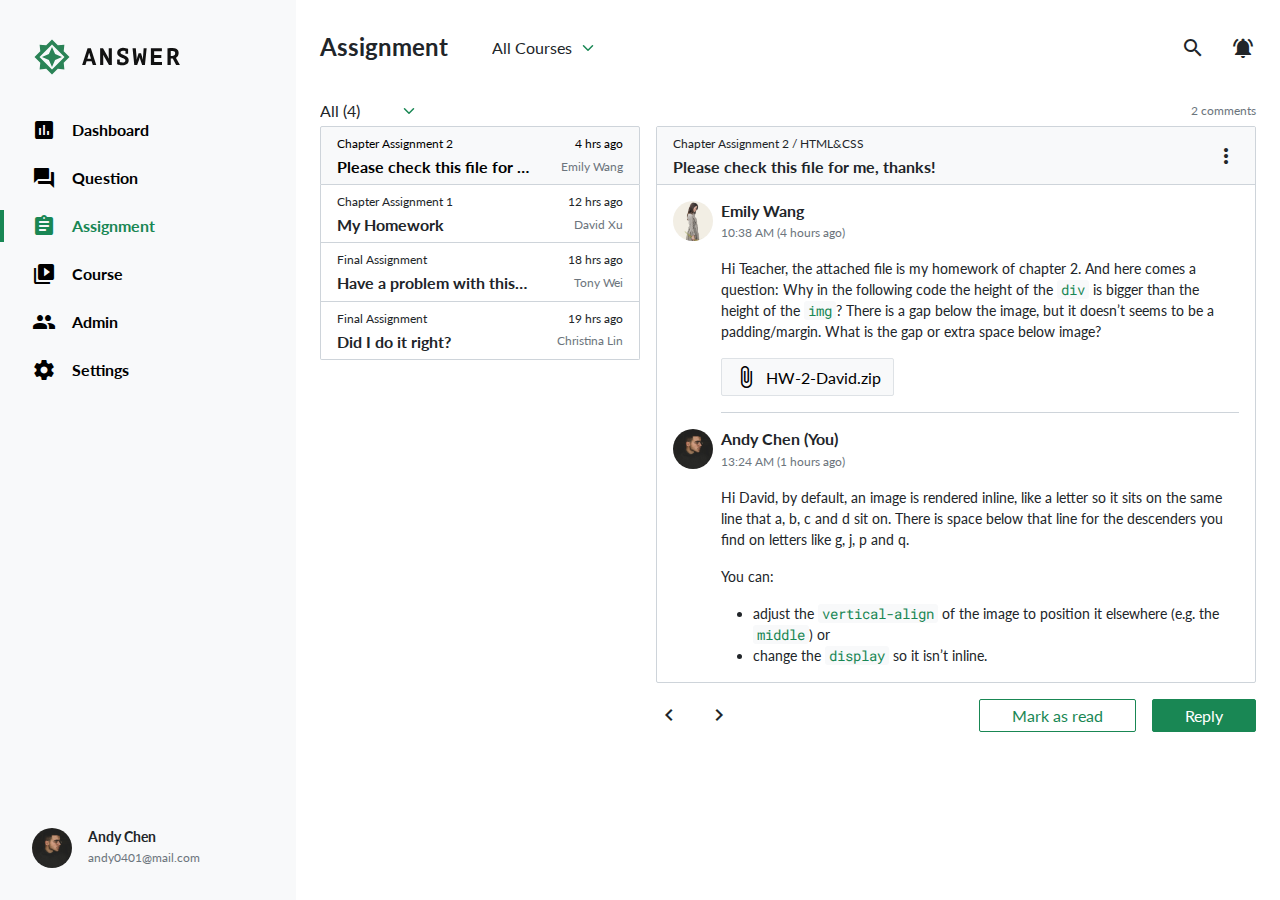
<file: index.html>
<!DOCTYPE html>
<html lang="en">

  <head>
    <meta charset="UTF-8">
    <meta name="viewport" content="width=device-width, initial-scale=1.0">
    <meta http-equiv="X-UA-Compatible" content="ie=edge">
    <title>Assignment｜Answer Dashboard</title>
    <link rel="preconnect" href="https://fonts.googleapis.com">
    <link rel="preconnect" href="https://fonts.gstatic.com" crossorigin>
    <link rel="stylesheet" href="https://fonts.googleapis.com/css2?family=Lato:wght@400;700&family=Roboto+Mono&display=swap">
    <link rel="stylesheet" href="https://fonts.googleapis.com/icon?family=Material+Icons">
    <link rel="stylesheet" href="./assets/style/all.css">
  </head>

  <body class="d-flex min-vh-100">
    <header class="d-flex flex-column bg-light px-0 py-5">
      <a href="#!" class="navbar-brand d-block mb-4 px-5">
        <img src="assets/images/logo-ANSWER.svg" alt="ANSWER logo">
      </a>
      <nav>
        <ul class="navbar-nav fw-bold">
          <li class="py-2">
            <a
              href="#"
              class="d-flex align-items-center gap-3 ps-4 py-1"
            >
              <span class="material-icons ms-1">assessment</span>
              Dashboard
            </a>
          </li>
          <li class="py-2">
            <a
              href="#"
              class="d-flex align-items-center gap-3 ps-4 py-1"
            >
              <span class="material-icons ms-1">question_answer</span>
              Question
            </a>
          </li>
          <li class="py-2">
            <a
              href="./index.html"
              class="d-flex align-items-center gap-3 ps-4 py-1"
            >
              <span class="material-icons ms-1">assignment</span>
              Assignment
            </a>
          </li>
          <li class="py-2">
            <a
              href="#"
              class="d-flex align-items-center gap-3 ps-4 py-1"
            >
              <span class="material-icons ms-1">video_library</span>
              Course
            </a>
          </li>
          <li class="py-2">
            <a
              href="./admin.html"
              class="d-flex align-items-center gap-3 ps-4 py-1"
            >
              <span class="material-icons ms-1">group</span>
              Admin
            </a>
          </li>
          <li class="py-2">
            <a
              href="#"
              class="d-flex align-items-center gap-3 ps-4 py-1"
            >
              <span class="material-icons ms-1">settings</span>
              Settings
            </a>
          </li>
        </ul>
      </nav>
      <div class="navbar-user d-flex align-items-center gap-3 mt-auto px-5">
        <img src="assets/images/andychen.jpg" class="rounded-circle" alt="Andy Chen">
        <div class="user-text">
          <h6 class="mt-0 mb-1">Andy Chen</h6>
          <p class="small text-muted my-0">andy0401@mail.com</p>
        </div>
      </div>
    </header>
    
<main class="px-4">
  <section>
    <div class="d-flex align-items-center py-5">
      <h1 class="h2 mb-0">Assignment</h1>
      <select name="courses" class="form-select w-auto ms-5 border-0">
        <option selected>All Courses</option>
        <option value="1">One</option>
        <option value="2">Two</option>
        <option value="3">Three</option>
      </select>
      <ul class="list-unstyled d-flex align-items-center gap-4 ms-auto mb-0">
        <li>
          <button type="button" class="btn p-0">
            <span class="material-icons d-block">search</span>
          </button>
        </li>
        <li>
          <button type="button" class="btn p-0">
            <span class="material-icons d-block">notifications_active</span>
          </button>
        </li>
      </ul>
    </div>
  </section>
  <article>
    <div class="row">
      <div class="col-auto pe-2">
        <select name="courses" class="form-select w-auto ps-0 border-0">
          <option value="all" selected>All (4)</option>
          <option value="unread">Unread (3)</option>
          <option value="read">Read (1)</option>
        </select>
        <div class="list-group">
          <a href="#" class="list-group-item list-group-item-action active" aria-current="true">
            <div class="d-flex align-items-center justify-content-between w-100 mb-1">
              <small>Chapter Assignment 2</small>
              <small>4 hrs ago</small>
            </div>
            <div class="d-flex align-items-center justify-content-between w-100">
              <h3 class="item__title h5 mb-0">Please check this file for me, thanks!</h3>
              <small class="text-secondary">Emily Wang</small>
            </div>
          </a>
          <a href="#" class="list-group-item list-group-item-action">
            <div class="d-flex align-items-center justify-content-between w-100 mb-1">
              <small>Chapter Assignment 1</small>
              <small>12 hrs ago</small>
            </div>
            <div class="d-flex align-items-center justify-content-between w-100">
              <h3 class="item__title h5 mb-0">My Homework</h3>
              <small class="text-secondary">David Xu</small>
            </div>
          </a>
          <a href="#" class="list-group-item list-group-item-action">
            <div class="d-flex align-items-center justify-content-between w-100 mb-1">
              <small>Final Assignment</small>
              <small>18 hrs ago</small>
            </div>
            <div class="d-flex align-items-center justify-content-between w-100">
              <h3 class="item__title h5 mb-0">Have a problem with this…</h3>
              <small class="text-secondary">Tony Wei</small>
            </div>
          </a>
          <a href="#" class="list-group-item list-group-item-action">
            <div class="d-flex align-items-center justify-content-between w-100 mb-1">
              <small>Final Assignment</small>
              <small>19 hrs ago</small>
            </div>
            <div class="d-flex align-items-center justify-content-between w-100">
              <h3 class="item__title h5 mb-0">Did I do it right?</h3>
              <small class="text-secondary">Christina Lin</small>
            </div>
          </a>
        </div>
      </div>
      <div class="col ps-2">
        <small class="comments d-block text-secondary text-end">2 comments</small>
        <div class="card">
          <div class="card-header d-flex align-items-center justify-content-between">
            <div class="header__text">
              <small class="d-block mb-1">Chapter Assignment 2 / HTML&CSS</small>
              <h2 class="h5 mb-0">Please check this file for me, thanks!</h2>
            </div>
            <button type="button" class="btn p-0"><span class="material-icons align-middle">more_vert</span></button>
          </div>
          <div class="pt-3">
            <div class="card-body d-flex align-items-start gap-2 py-0">
              <div class="card-img ratio ratio-1x1">
                <img src="assets/images/emilywang.jpg" class="img-fluid rounded-circle" alt="Emir Wicks">
              </div>
              <div class="card-texts ps-0">
                <h5 class="card-title mb-1">Emily Wang</h5>
                <small class="d-block text-secondary">10:38 AM (4 hours ago)</small>
                <p class="card-text fs-6 my-3">
                  Hi Teacher, the attached file is my homework of chapter 2. And here comes a question: Why in the following code the height of the <code class="bg-light px-1 rounded-1">div</code> is bigger than the height of the <code class="bg-light px-1 rounded-1">img</code>? There is a gap below the image, but it doesn’t seems to be a padding/margin. What is the gap or extra space below image?
                </p>
                <a href="#" class="btn btn-light border d-inline-flex align-items-center gap-2">
                  <span class="material-icons">attach_file</span>
                  HW-2-David.zip
                </a>
                <hr class="my-3">
              </div>
            </div>
            <div class="relate-collapse-editor-group collapse show">
              <div class="card-body d-flex align-items-start gap-2 py-0">
                <div class="card-img ratio ratio-1x1">
                  <img src="assets/images/andychen.jpg" class="img-fluid rounded-circle" alt="Andy Chen">
                </div>
                <div class="card-texts ps-0">
                  <h5 class="card-title mb-1">Andy Chen (You)</h5>
                  <small class="d-block text-secondary">13:24 AM (1 hours ago)</small>
                  <div class="card-text fs-6">
                    <p class="my-3">
                      Hi David, by default, an image is rendered inline, like a letter so it sits on the same line that a, b, c and d sit on. There is space below that line for the descenders you find on letters like g, j, p and q.
                    </p>
                    <p class="my-3">
                      You can:
                    </p>
                    <ul>
                      <li>
                        adjust the <code class="bg-light px-1 rounded-1">vertical-align</code> of the image to position it elsewhere (e.g. the <code class="bg-light px-1 rounded-1">middle</code>) or 
                      </li>
                      <li>
                        change the <code class="bg-light px-1 rounded-1">display</code> so it isn’t inline.
                      </li>
                    </ul>
                  </div>
                </div>
              </div>
            </div>
          </div>
          <div class="editor relate-collapse-editor-group collapse">
            <div class="editor__header d-flex align-items-center gap-4 py-2">
              <div class="dropdown">
                <a class="btn dropdown-toggle fw-bold" href="#" role="button" id="dropdownText" data-bs-toggle="dropdown" aria-expanded="false">
                  Body Text
                </a>
                <ul class="dropdown-menu" aria-labelledby="dropdownText">
                  <li><a class="dropdown-item" href="#">Header 1</a></li>
                  <li><a class="dropdown-item" href="#">Header 2</a></li>
                  <li><a class="dropdown-item" href="#">Header 3</a></li>
                  <li><a class="dropdown-item" href="#">Body Text</a></li>
                </ul>
              </div>
              <button type="reset" class="btn p-0">
                <span class="material-icons align-middle">format_bold</span>
              </button>
              <button type="reset" class="btn p-0">
                <span class="material-icons align-middle">format_italic</span>
              </button>
              <button type="reset" class="btn p-0">
                <span class="material-icons align-middle">format_list_bulleted</span>
              </button>
              <button type="reset" class="btn p-0">
                <span class="material-icons align-middle">format_list_numbered</span>
              </button>
              <button type="reset" class="btn p-0">
                <span class="material-icons align-middle">image</span>
              </button>
              <button type="reset" class="btn p-0">
                <span class="material-icons align-middle">link</span>
              </button>
              <button type="reset" class="btn p-0">
                <span class="material-icons align-middle">code</span>
              </button>
            </div>
            <div class="editor__content">
              <textarea
                name="editor--reply"
                id="editor--reply"
                class="form-control px-4 py-3 border-0"
                cols="30" rows="10"
                placeholder="Reply an answer…"
              ></textarea>
            </div>
            <div class="d-flex px-4 py-3">
              <button type="button" class="btn btn-outline-primary px-5 ms-auto" data-bs-toggle="collapse" data-bs-target=".relate-collapse-editor-group" aria-expanded="false" aria-controls="relate-collapse-editor-group">
                Cancel
              </button>
              <button type="button" class="btn btn-primary px-5 ms-3" data-bs-toggle="collapse" data-bs-target=".relate-collapse-editor-group" aria-expanded="false" aria-controls="relate-collapse-editor-group">
                Reply
              </button>
            </div>
          </div>
        </div>
        <div class="relate-collapse-editor-group collapse show">
          <div class="d-flex align-items-center pt-3">
            <button type="button" class="btn p-0">
              <span class="material-icons align-middle">chevron_left</span>
            </button>
            <button type="button" class="btn p-0 ms-4">
              <span class="material-icons align-middle">chevron_right</span>
            </button>
            <button type="button" class="btn btn-outline-primary px-5 ms-auto">
              Mark as read
            </button>
            <button type="button" class="btn btn-primary px-5 ms-3" data-bs-toggle="collapse" data-bs-target=".relate-collapse-editor-group" aria-expanded="false" aria-controls="relate-collapse-editor-group">
              Reply
            </button>
          </div>
        </div>
      </div>
    </div>
  </article>
</main>

    <script src="./assets/js/vendors.js"></script>
    <script src="./assets/js/all.js"></script>
  </body>

</html>
</file>
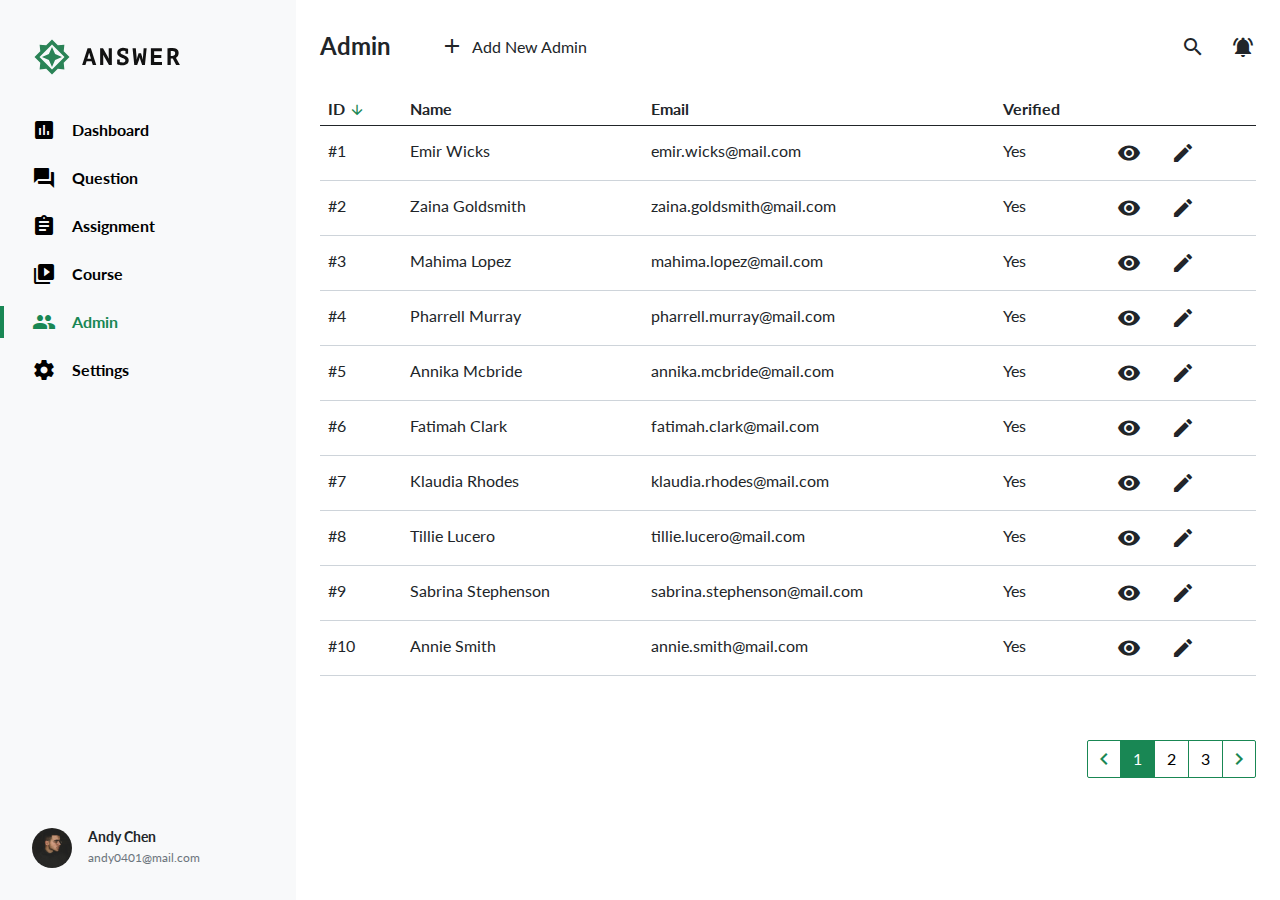
<file: admin.html>
<!DOCTYPE html>
<html lang="en">

  <head>
    <meta charset="UTF-8">
    <meta name="viewport" content="width=device-width, initial-scale=1.0">
    <meta http-equiv="X-UA-Compatible" content="ie=edge">
    <title>Admin｜Answer Dashboard</title>
    <link rel="preconnect" href="https://fonts.googleapis.com">
    <link rel="preconnect" href="https://fonts.gstatic.com" crossorigin>
    <link rel="stylesheet" href="https://fonts.googleapis.com/css2?family=Lato:wght@400;700&family=Roboto+Mono&display=swap">
    <link rel="stylesheet" href="https://fonts.googleapis.com/icon?family=Material+Icons">
    <link rel="stylesheet" href="./assets/style/all.css">
  </head>

  <body class="d-flex min-vh-100">
    <header class="d-flex flex-column bg-light px-0 py-5">
      <a href="#!" class="navbar-brand d-block mb-4 px-5">
        <img src="assets/images/logo-ANSWER.svg" alt="ANSWER logo">
      </a>
      <nav>
        <ul class="navbar-nav fw-bold">
          <li class="py-2">
            <a
              href="#"
              class="d-flex align-items-center gap-3 ps-4 py-1"
            >
              <span class="material-icons ms-1">assessment</span>
              Dashboard
            </a>
          </li>
          <li class="py-2">
            <a
              href="#"
              class="d-flex align-items-center gap-3 ps-4 py-1"
            >
              <span class="material-icons ms-1">question_answer</span>
              Question
            </a>
          </li>
          <li class="py-2">
            <a
              href="./index.html"
              class="d-flex align-items-center gap-3 ps-4 py-1"
            >
              <span class="material-icons ms-1">assignment</span>
              Assignment
            </a>
          </li>
          <li class="py-2">
            <a
              href="#"
              class="d-flex align-items-center gap-3 ps-4 py-1"
            >
              <span class="material-icons ms-1">video_library</span>
              Course
            </a>
          </li>
          <li class="py-2">
            <a
              href="./admin.html"
              class="d-flex align-items-center gap-3 ps-4 py-1"
            >
              <span class="material-icons ms-1">group</span>
              Admin
            </a>
          </li>
          <li class="py-2">
            <a
              href="#"
              class="d-flex align-items-center gap-3 ps-4 py-1"
            >
              <span class="material-icons ms-1">settings</span>
              Settings
            </a>
          </li>
        </ul>
      </nav>
      <div class="navbar-user d-flex align-items-center gap-3 mt-auto px-5">
        <img src="assets/images/andychen.jpg" class="rounded-circle" alt="Andy Chen">
        <div class="user-text">
          <h6 class="mt-0 mb-1">Andy Chen</h6>
          <p class="small text-muted my-0">andy0401@mail.com</p>
        </div>
      </div>
    </header>
    
<main class="px-4">
  <section>
    <div class="d-flex align-items-center py-5">
      <h1 class="h2 mb-0">Admin</h1>
      <button type="button" data-bs-toggle="modal" data-bs-target="#newAdminModal" class="btn d-flex align-items-center gap-2 p-0 ms-6">
        <span class="material-icons">add</span>Add New Admin
      </button>
      <ul class="list-unstyled d-flex align-items-center gap-4 ms-auto mb-0">
        <li>
          <button type="button" class="btn p-0">
            <span class="material-icons d-block">search</span>
          </button>
        </li>
        <li>
          <button type="button" class="btn p-0">
            <span class="material-icons d-block">notifications_active</span>
          </button>
        </li>
      </ul>
    </div>
  </section>
  <article>
    <table class="table table-hover mb-6">
      <thead>
        <tr>
          <th scope="col">ID <span class="material-icons text-primary fs-5 align-text-bottom">arrow_downward</span></th>
          <th scope="col">Name</th>
          <th scope="col">Email</th>
          <th scope="col">Verified</th>
          <th scope="col"></th>
        </tr>
      </thead>
      <tbody>
        <tr data-bs-toggle="modal" data-bs-target="#previewAdminModal">
          <td>#1</td>
          <td>Emir Wicks</td>
          <td>emir.wicks@mail.com</td>
          <td>Yes</td>
          <td>
            <button type="button" class="btn p-0"><div class="material-icons d-block">visibility</div></button>
            <button type="button" data-bs-toggle="modal" data-bs-target="#editAdminModal" class="btn p-0 ms-4"><div class="material-icons d-block">edit</div></button>
          </td>
        </tr>
        <tr>
          <td>#2</td>
          <td>Zaina Goldsmith</td>
          <td>zaina.goldsmith@mail.com</td>
          <td>Yes</td>
          <td>
            <button class="btn p-0"><div class="material-icons d-block">visibility</div></button>
            <button class="btn p-0 ms-4"><div class="material-icons d-block">edit</div></button>
          </td>
        </tr>
        <tr>
          <td>#3</td>
          <td>Mahima Lopez</td>
          <td>mahima.lopez@mail.com</td>
          <td>Yes</td>
          <td>
            <button class="btn p-0"><div class="material-icons d-block">visibility</div></button>
            <button class="btn p-0 ms-4"><div class="material-icons d-block">edit</div></button>
          </td>
        </tr>
        <tr>
          <td>#4</td>
          <td>Pharrell Murray</td>
          <td>pharrell.murray@mail.com</td>
          <td>Yes</td>
          <td>
            <button class="btn p-0"><div class="material-icons d-block">visibility</div></button>
            <button class="btn p-0 ms-4"><div class="material-icons d-block">edit</div></button>
          </td>
        </tr>
        <tr>
          <td>#5</td>
          <td>Annika Mcbride</td>
          <td>annika.mcbride@mail.com</td>
          <td>Yes</td>
          <td>
            <button class="btn p-0"><div class="material-icons d-block">visibility</div></button>
            <button class="btn p-0 ms-4"><div class="material-icons d-block">edit</div></button>
          </td>
        </tr>
        <tr>
          <td>#6</td>
          <td>Fatimah Clark</td>
          <td>fatimah.clark@mail.com</td>
          <td>Yes</td>
          <td>
            <button class="btn p-0"><div class="material-icons d-block">visibility</div></button>
            <button class="btn p-0 ms-4"><div class="material-icons d-block">edit</div></button>
          </td>
        </tr>
        <tr>
          <td>#7</td>
          <td>Klaudia Rhodes</td>
          <td>klaudia.rhodes@mail.com</td>
          <td>Yes</td>
          <td>
            <button class="btn p-0"><div class="material-icons d-block">visibility</div></button>
            <button class="btn p-0 ms-4"><div class="material-icons d-block">edit</div></button>
          </td>
        </tr>
        <tr>
          <td>#8</td>
          <td>Tillie Lucero</td>
          <td>tillie.lucero@mail.com</td>
          <td>Yes</td>
          <td>
            <button class="btn p-0"><div class="material-icons d-block">visibility</div></button>
            <button class="btn p-0 ms-4"><div class="material-icons d-block">edit</div></button>
          </td>
        </tr>
        <tr>
          <td>#9</td>
          <td>Sabrina Stephenson</td>
          <td>sabrina.stephenson@mail.com</td>
          <td>Yes</td>
          <td>
            <button class="btn p-0"><div class="material-icons d-block">visibility</div></button>
            <button class="btn p-0 ms-4"><div class="material-icons d-block">edit</div></button>
          </td>
        </tr>
        <tr>
          <td>#10</td>
          <td>Annie Smith</td>
          <td>annie.smith@mail.com</td>
          <td>Yes</td>
          <td>
            <button class="btn p-0"><div class="material-icons d-block">visibility</div></button>
            <button class="btn p-0 ms-4"><div class="material-icons d-block">edit</div></button>
          </td>
        </tr>
      </tbody>
    </table>  
    <div class="d-flex justify-content-end pt-3">
      <nav aria-label="Page navigation">
        <ul class="pagination mb-0">
          <li class="page-item">
            <a class="page-link px-1 text-primary" href="#" aria-label="Previous">
              <span class="d-block material-icons">
                navigate_before
              </span>
            </a>
          </li>
          <li class="page-item active" aria-current="page">
            <a class="page-link" href="#">1</a>
          </li>
          <li class="page-item">
            <a class="page-link" href="#">2</a>
          </li>
          <li class="page-item">
            <a class="page-link" href="#">3</a>
          </li>
          <li class="page-item">
            <a class="page-link px-1 text-primary" href="#" aria-label="Next">
              <span class="d-block material-icons">
                navigate_next
              </span>
            </a>
          </li>
        </ul>
      </nav>
    </div>
  </article>
</main>

<div class="modal fade" id="previewAdminModal" tabindex="-1" aria-labelledby="previewAdminModalLabel" aria-hidden="true">
  <div class="modal-dialog modal-dialog-centered">
    <div class="modal-content">
      <div class="modal-body">
        <div class="row">
          <div class="col-auto">
            <div class="preview__img ratio ratio-1x1">
              <img src="assets/images/emir.jpg" class="img-fluid" alt="Emir Wicks">
            </div>
          </div>
          <div class="col">
            <ul class="preview__text list-unstyled mb-0 position-relative">
              <button type="button" class="btn-close position-absolute top-0 end-0" data-bs-dismiss="modal" aria-label="Close"></button>
              <li class="mb-2">#1</li>
              <li>Admin</li>
              <li class="h2 mb-2">Emir Wicks</li>
              <li class="fs-7 text-secondary mb-3">emir.wicks@mail.com</li>
              <li class="d-flex align-items-center justify-content-between">
                <span class="fs-7 px-2 py-1 bg-light rounded-2">Verified</span>
                <button type="button" data-bs-toggle="collapse" data-bs-target="#collapseVerified" aria-expanded="false" aria-controls="collapseVerified" class="btn--collapse btn p-0 link-primary">
                  <span class="material-icons d-block">expand_more</span>
                </button>
              </li>
            </ul>
            <div class="collapse" id="collapseVerified">
              <div class="d-flex align-items-center justify-content-between pt-5">
                <button type="button" class="btn btn-outline-danger px-5">Deactivate</button>
                <button type="button" data-bs-dismiss="modal" data-bs-target="#editAdminModal" data-bs-toggle="modal" class="btn btn-primary px-5">Edit</button>
              </div>
            </div>
          </div>
        </div>
      </div>
    </div>
  </div>
</div>
<div class="modal fade" id="newAdminModal" tabindex="-1" aria-labelledby="newAdminModalLabel" aria-hidden="true">
  <div class="modal-dialog modal-dialog-centered modal-dialog-scrollable">
    <form class="modal-content">
      <div class="modal-header">
        <h2 class="modal-title">New Admin</h2>
        <button type="button" class="btn-close" data-bs-dismiss="modal" aria-label="Close"></button>
      </div>
      <div class="modal-body pt-0 pb-3">
        <h3 class="mb-3">Account</h3>
        <div class="mb-3">
          <label for="nameInput" class="form-label mb-1">Name</label>
          <input type="text" class="form-control p-3" id="nameInput">
        </div>
        <div class="mb-3">
          <label for="mailInput" class="form-label mb-1">Email</label>
          <input type="email" class="form-control p-3" id="mailInput">
        </div>
        <hr class="my-4">
        <h3 class="mb-3">Verification</h3>
        <div class="d-flex align-items-center gap-2 mb-3">
          <span class="material-icons text-danger">warning</span>
          <div class="h5 mb-0">Unverified</div>
        </div>
        <button type="button" class="btn w-100 btn-outline-primary w-100 p-3">Send Verification Mail</button>
        <hr class="my-4">
        <h3 class="mb-3">Access Level</h3>
        <select name="accessLevel" class="form-select border-dark p-3" id="accessLevel">
          <option disabled selected>-Choose access level-</option>
          <option value="admin">Admin</option>
          <option value="editor">Editor</option>
          <option value="user">Passerby</option>
        </select>
        <hr class="my-4">
        <h3 class="mb-3">Custom Access</h3>
        <div class="form-check mb-3">
          <input class="form-check-input" type="checkbox" value="lecture" id="lecture">
          <label class="form-check-label" for="lecture">
            Lecture
          </label>
        </div>
        <div class="form-check mb-3">
          <input class="form-check-input" type="checkbox" value="coupon" id="coupon">
          <label class="form-check-label" for="coupon">
            Coupon
          </label>
        </div>
        <div class="form-check mb-3">
          <input class="form-check-input" type="checkbox" value="message" id="message">
          <label class="form-check-label" for="message">
            Message
          </label>
        </div>
        <div class="form-check mb-3">
          <input class="form-check-input" type="checkbox" value="setting" id="setting">
          <label class="form-check-label" for="setting">
            Setting
          </label>
        </div>
        <div class="form-check mb-3">
          <input class="form-check-input" type="checkbox" value="task_menu" id="task_menu">
          <label class="form-check-label" for="task_menu">
            Task Menu
          </label>
        </div>
      </div>
      <div class="modal-footer py-3 border-top">
        <button type="button" class="btn btn-outline-primary px-5" data-bs-dismiss="modal">Cancel</button>
        <button type="button" class="btn btn-primary px-5 ms-3">Add</button>
      </div>
    </form>
  </div>
</div>
<div class="modal fade" id="editAdminModal" tabindex="-1" aria-labelledby="editAdminModalLabel" aria-hidden="true">
  <div class="modal-dialog modal-dialog-centered modal-dialog-scrollable">
    <form class="modal-content">
      <div class="modal-header">
        <h2 class="modal-title">Edit Admin</h2>
        <button type="button" class="btn-close" data-bs-dismiss="modal" aria-label="Close"></button>
      </div>
      <div class="modal-body pt-0 pb-3">
        <h3 class="mb-3">Account</h3>
        <div class="mb-3">
          <label for="nameInput" class="form-label mb-1">Name</label>
          <input type="text" class="form-control p-3" id="nameInput" value="Emir Wicks" readonly>
        </div>
        <div class="mb-3">
          <label for="mailInput" class="form-label mb-1">Email</label>
          <input type="email" class="form-control p-3" id="mailInput" value="emir.wicks@mail.com" readonly>
        </div>
        <hr class="my-4">
        <h3 class="mb-3">Verification</h3>
        <div class="d-flex align-items-center gap-2 mb-3">
          <span class="material-icons">check_circle</span>
          <div class="h5 mb-0">Verified</div>
          <time class="fs-6 ms-auto">2020/4/12</time>
        </div>
        <button type="button" disabled="disabled" class="btn w-100 btn-outline-secondary w-100 p-3">Send Verification Mail</button>
        <hr class="my-4">
        <h3 class="mb-3">Access Level</h3>
        <select name="accessLevel" class="form-select border-dark p-3" id="accessLevel">
          <option disabled>-Choose access level-</option>
          <option value="admin" selected>Admin</option>
          <option value="editor">Editor</option>
          <option value="user">Passerby</option>
        </select>
        <hr class="my-4">
        <h3 class="mb-3">Custom Access</h3>
        <div class="form-check mb-3">
          <input class="form-check-input" type="checkbox" value="lecture" id="lecture">
          <label class="form-check-label" for="lecture">
            Lecture
          </label>
        </div>
        <div class="form-check mb-3">
          <input class="form-check-input" type="checkbox" value="coupon" id="coupon">
          <label class="form-check-label" for="coupon">
            Coupon
          </label>
        </div>
        <div class="form-check mb-3">
          <input class="form-check-input" type="checkbox" value="message" id="message">
          <label class="form-check-label" for="message">
            Message
          </label>
        </div>
        <div class="form-check mb-3">
          <input class="form-check-input" type="checkbox" value="setting" id="setting">
          <label class="form-check-label" for="setting">
            Setting
          </label>
        </div>
        <div class="form-check mb-3">
          <input class="form-check-input" type="checkbox" value="task_menu" id="task_menu">
          <label class="form-check-label" for="task_menu">
            Task Menu
          </label>
        </div>
        <hr class="my-4">
        <h3 class="mb-3">Deactivate Account</h3>
        <div class="d-flex align-items-center gap-2 text-danger mb-3">
          <span class="material-icons">warning</span>
          <div class="h5 mb-0">This cannot be undone!</div>
        </div>
        <button type="button" class="btn w-100 btn-outline-danger w-100 p-3">Deactivate This Account</button>
      </div>
      <div class="modal-footer py-3 border-top">
        <button type="button" class="btn btn-outline-primary px-5" data-bs-dismiss="modal">Cancel</button>
        <button type="button" class="btn btn-primary px-5 ms-3">Update</button>
      </div>
    </form>
  </div>
</div>

    <script src="./assets/js/vendors.js"></script>
    <script src="./assets/js/all.js"></script>
  </body>

</html>
</file>
